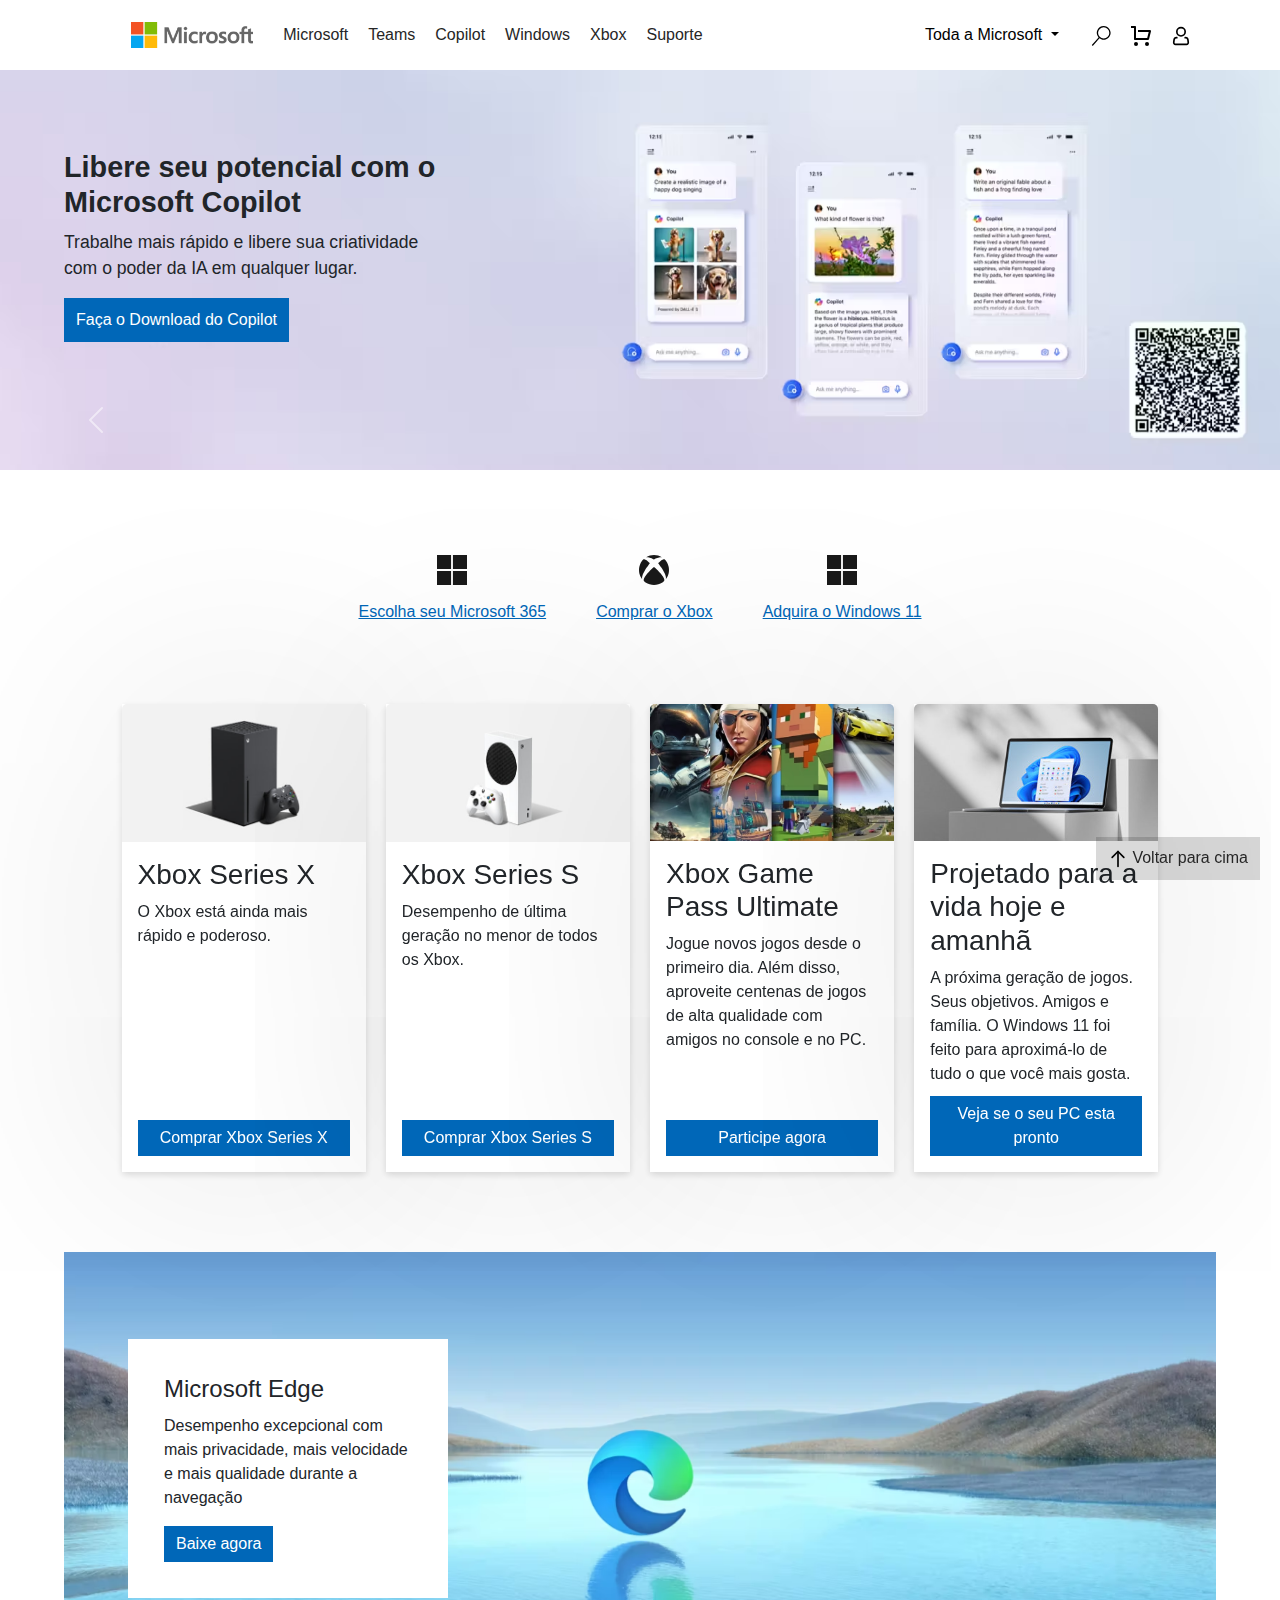
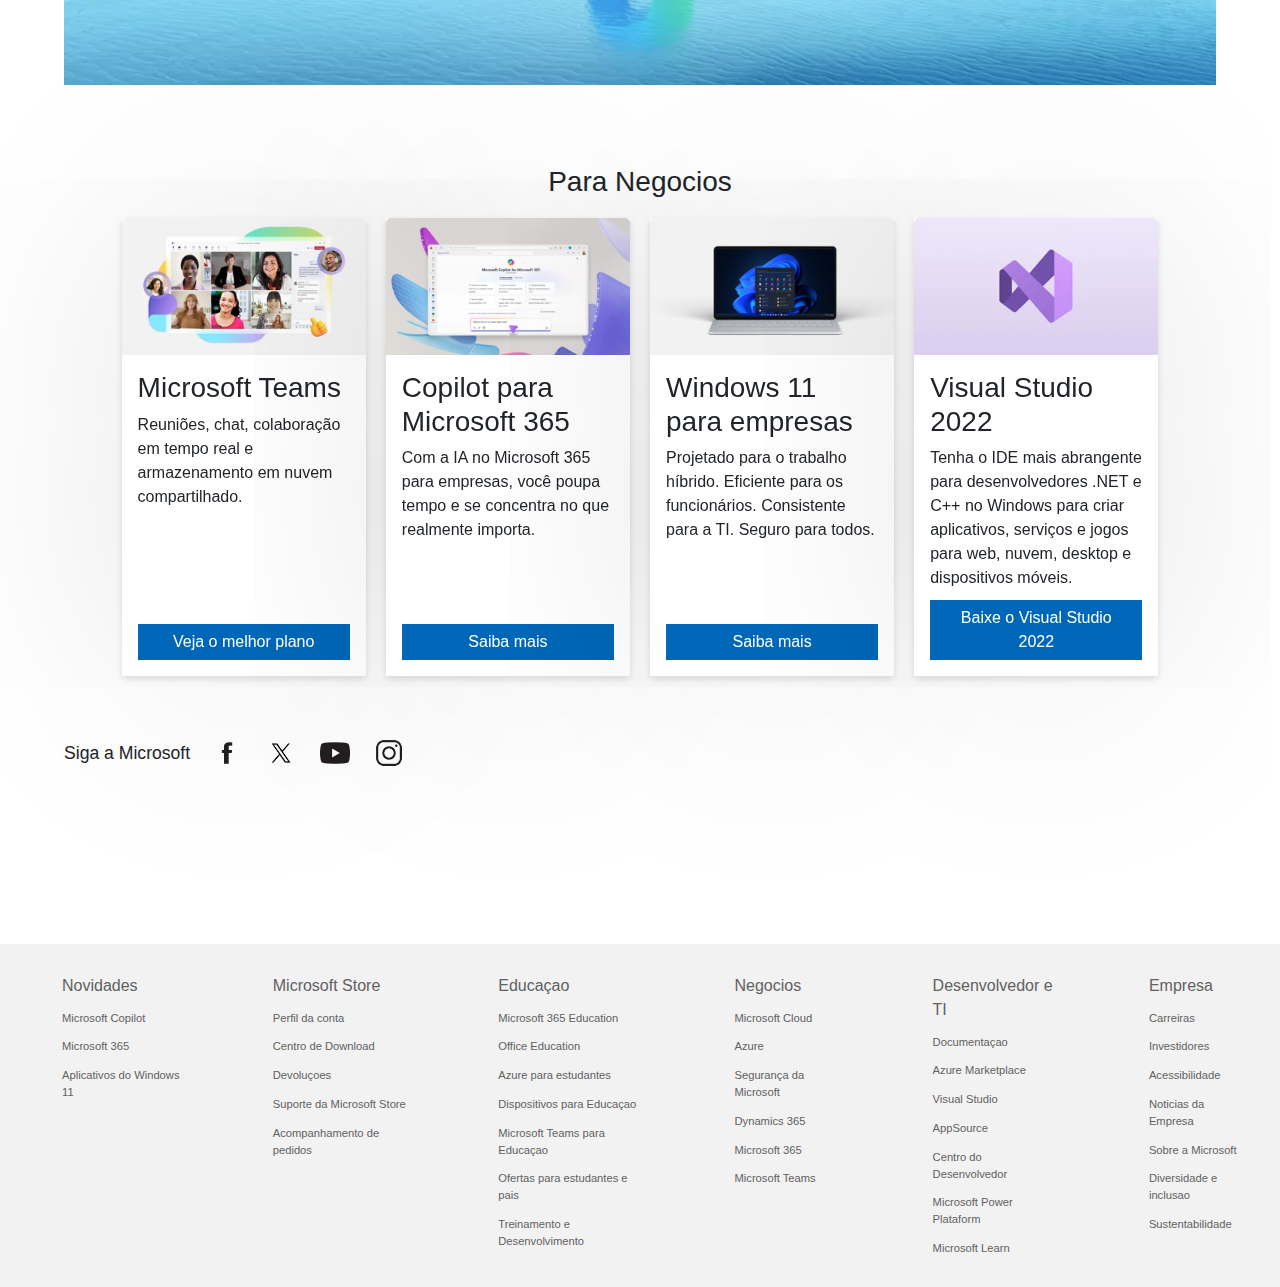
<file: microsoft devclub/index.html>
<!DOCTYPE html>
<html lang="pt-br">

<head>
    <meta charset="UTF-8">
    <meta name="viewport" content="width=device-width, initial-scale=1.0">
    <link rel="stylesheet" href="style.css">
    <link href="https://cdn.jsdelivr.net/npm/bootstrap@5.3.3/dist/css/bootstrap.min.css" rel="stylesheet" integrity="sha384-QWTKZyjpPEjISv5WaRU9OFeRpok6YctnYmDr5pNlyT2bRjXh0JMhjY6hW+ALEwIH" crossorigin="anonymous">
    <title>Microsoft DevClub</title>
</head>

<body>
    <header>
        <ul>
            <img src="assets/0_logo.png" alt="logo Microsoft">
            <li>Microsoft</li>
            <li>Teams</li>
            <li>Copilot</li>
            <li>Windows</li>
            <li>Xbox</li>
            <li>Suporte</li>
        </ul>

        <ul>
            <li><div class="dropdown">
                <button class="btn btn-secondary dropdown-toggle bg-transparent text-black border-0" type="button" data-bs-toggle="dropdown" aria-expanded="false">
                  Toda a Microsoft
                </button>
                <ul class="dropdown-menu">
                  <li><a class="dropdown-item" href="#">Option A</a></li>
                  <li><a class="dropdown-item" href="#">Option B action</a></li>
                  <li><a class="dropdown-item" href="#">Option C</a></li>
                </ul>
              </div>
            </li>
            <li><svg width="20px" height="20px" viewBox="0 0 24 24" xmlns="http://www.w3.org/2000/svg" fill="#000000">
                    <path
                        d="M15.25 0a8.25 8.25 0 0 0-6.18 13.72L1 22.88l1.12 1 8.05-9.12A8.251 8.251 0 1 0 15.25.01V0zm0 15a6.75 6.75 0 1 1 0-13.5 6.75 6.75 0 0 1 0 13.5z" />
                </svg></li>
            <li><svg fill="#000000" version="1.1" id="Layer_1" xmlns="http://www.w3.org/2000/svg"
                    xmlns:xlink="http://www.w3.org/1999/xlink" width="20px" height="20px" viewBox="0 0 20 20"
                    enable-background="new 0 0 20 20" xml:space="preserve">
                    <path d="M17,14H4c-0.6,0-1-0.4-1-1V2H0V0h4c0.6,0,1,0.4,1,1v11h11.2l1.5-6H7V4h12c0.6,0,1.1,0.6,1,1.2l-2,8C17.9,13.7,17.5,14,17,14
               z" />
                    <circle cx="5" cy="18" r="2" />
                    <circle cx="16" cy="18" r="2" />
                </svg></li>
            <li><svg width="20px" height="20px" viewBox="0 0 24 24" fill="none" xmlns="http://www.w3.org/2000/svg">
                    <circle cx="12" cy="7" r="5" stroke="#000000" stroke-width="2" />
                    <path
                        d="M17 14H17.3517C18.8646 14 20.1408 15.1266 20.3285 16.6279L20.719 19.7519C20.8682 20.9456 19.9374 22 18.7344 22H5.26556C4.06257 22 3.1318 20.9456 3.28101 19.7519L3.67151 16.6279C3.85917 15.1266 5.13538 14 6.64835 14H7"
                        stroke="#000000" stroke-width="2" stroke-linecap="round" stroke-linejoin="round" />
                </svg></li>
        </ul>
    </header>

    <!---sessao 1 - banners --->

    <section>
        <div id="carouselExample" class="carousel slide">
            <div class="carousel-inner">
              <div class="carousel-item active">
                <img src="assets/1_copilot.jpeg" class="d-block w-100" alt="..">
                <div class="carousel-content">
                    <h2>Libere seu potencial com o Microsoft Copilot</h2>
                    <p>Trabalhe mais rápido e libere sua criatividade com o poder da IA em qualquer lugar.</p>
                    <button>Faça o Download do Copilot</button>
                 </div>
              </div>

              <div class="carousel-item">
                <img src="assets/1_products.jpeg" class="d-block w-100" alt=".">

                <div class="carousel-content">
                    <h2>Maximize o dia a dia com o Microsoft 365</h2>
                    <p>Obtenha proteção online, armazenamento seguro na nuvem e aplicativos inovadores desenvolvidos para atender às suas necessidades, tudo em um único plano.</p>
                    <button>Para 1 pessoa</button>
                    <a href="#">Para ate 6 pessoas ></a>

              </div>

              </div>
              
            </div>
            <button class="carousel-control-prev" type="button" data-bs-target="#carouselExample" data-bs-slide="prev">
              <span class="carousel-control-prev-icon" aria-hidden="true"></span>
              <span class="visually-hidden">Previous</span>
            </button>
            <button class="carousel-control-next" type="button" data-bs-target="#carouselExample" data-bs-slide="next">
              <span class="carousel-control-next-icon" aria-hidden="true"></span>
              <span class="visually-hidden">Next</span>
            </button>
          </div>
    </section>

<!---sessao 2 - links --->

<section class="links">
    <div>
        <img src="assets/logo-bw.svg" alt="">
        <a href="#">Escolha seu Microsoft 365</a>
    </div>

    <div>
        <img src="assets/xbox-bw.svg" alt="">
        <a href="#">Comprar o Xbox</a>
    </div>

    <div>
        <img src="assets/logo-bw.svg" alt="">
        <a href="#">Adquira o Windows 11</a>
    </div>
</section>

<!---sessao 3 - cards --->

<section class="cards-container">

    <div class="wrapper-card">
        
        <div class="card" style="width: 18rem;">
            <img src="assets/2_xbox.jpeg" class="card-img-top" alt="...">
            <div class="card-body">
              <div>
                  <h3 class="card-title">Xbox Series X</h3>
                  <p class="card-text">O Xbox está ainda mais rápido e poderoso.</p>
              </div>
              <a href="#" class="btn btn-primary">Comprar Xbox Series X</a>
            </div>
          </div>
          <div class="card" style="width: 18rem;">
            <img src="assets/2_xbox-white.jpeg" class="card-img-top" alt="...">
            <div class="card-body">
              <div>
                  <h3 class="card-title">Xbox Series S</h3>
                  <p class="card-text">Desempenho de última geração no menor de todos os Xbox.</p>
              </div>
              <a href="#" class="btn btn-primary">Comprar Xbox Series S</a>
            </div>
          </div>
          <div class="card" style="width: 18rem;">
            <img src="assets/2_games.jpeg" class="card-img-top" alt="...">
            <div class="card-body">
              <div>
                  <h3 class="card-title">Xbox Game Pass Ultimate</h3>
                  <p class="card-text">Jogue novos jogos desde o primeiro dia. Além disso, aproveite centenas de jogos de alta qualidade com amigos no console e no PC.</p>
              </div>
              <a href="#" class="btn btn-primary">Participe agora</a>
            </div>
          </div>
          <div class="card" style="width: 18rem;">
            <img src="assets/2_notebook.jpeg" class="card-img-top" alt="...">
            <div class="card-body">
              <div>
                  <h3 class="card-title">Projetado para a vida hoje e amanhã</h3>
                  <p class="card-text">A próxima geração de jogos. Seus objetivos. Amigos e família. O Windows 11 foi feito para aproximá-lo de tudo o que você mais gosta.</p>
              </div>
              <a href="#" class="btn btn-primary">Veja se o seu PC esta pronto</a>
            </div>
          </div>
    </div>
</section>

<!---sessao 4 - banner edge --->

<section class="banner">
    <img src="assets/3_edge.jpeg" alt="">
    <div class="card" style="width: 20rem;">
      
      <div class="card-body">
        <h5 class="card-title">Microsoft Edge</h5>
        <p class="card-text">Desempenho excepcional com mais privacidade, mais velocidade e mais qualidade durante a navegação</p>
        <a href="#" class="btn btn-primary">Baixe agora</a>
      </div>
    </div>

</section>

<!---sessao 5 - cards II --->

<div>
  <h3 class="title-business">Para Negocios</h3>
</div>

<section class="cards-container">

  <div class="wrapper-card">
      
      <div class="card" style="width: 18rem;">
          <img src="assets/4_teams.jpeg" class="card-img-top" alt="...">
          <div class="card-body">
            <div>
                <h3 class="card-title">Microsoft Teams</h3>
                <p class="card-text">Reuniões, chat, colaboração em tempo real e armazenamento em nuvem compartilhado.</p>
            </div>
            <a href="#" class="btn btn-primary">Veja o melhor plano</a>
          </div>
        </div>
        <div class="card" style="width: 18rem;">
          <img src="assets/4_copilot.jpeg" class="card-img-top" alt="...">
          <div class="card-body">
            <div>
                <h3 class="card-title">Copilot para Microsoft 365</h3>
                <p class="card-text">Com a IA no Microsoft 365 para empresas, você poupa tempo e se concentra no que realmente importa.</p>
            </div>
            <a href="#" class="btn btn-primary">Saiba mais</a>
          </div>
        </div>
        <div class="card" style="width: 18rem;">
          <img src="assets/4_enterprise.jpeg" class="card-img-top" alt="...">
          <div class="card-body">
            <div>
                <h3 class="card-title">Windows 11 para empresas</h3>
                <p class="card-text">Projetado para o trabalho híbrido. Eficiente para os funcionários. Consistente para a TI. Seguro para todos.</p>
            </div>
            <a href="#" class="btn btn-primary">Saiba mais</a>
          </div>
        </div>
        <div class="card" style="width: 18rem;">
          <img src="assets/4_visual_studio.jpeg" class="card-img-top" alt="...">
          <div class="card-body">
            <div>
                <h3 class="card-title">Visual Studio 2022</h3>
                <p class="card-text">Tenha o IDE mais abrangente para desenvolvedores .NET e C++ no Windows para criar aplicativos, serviços e jogos para web, nuvem, desktop e dispositivos móveis.</p>
            </div>
            <a href="#" class="btn btn-primary">Baixe o Visual Studio 2022</a>
          </div>
        </div>
  </div>
</section>

<!---sessao 6 - social media --->

<section class="social-media">

  <div>
    <ul>
      <li>
        <p>Siga a Microsoft</p>
      </li>
      <li>
        <img src="assets/5_facebook.jpeg" alt="">
      </li>
      <li>
        <img src="assets/5_twitter.jpeg" alt="">
      </li>
      <li>
        <img src="assets/5_youtube.jpeg" alt="">
      </li>
      <li>
        <img src="assets/5_insta.jpeg" alt="">
      </li>
    </ul>
  </div>

</section>

<div class="btn-start">
    <a href="#">
      <svg fill="#000000" width="20px" height="20px" viewBox="0 0 24 24" id="up" data-name="Flat Line" xmlns="http://www.w3.org/2000/svg" class="icon flat-line"><line id="primary" x1="12" y1="3" x2="12" y2="21" style="fill: none; stroke: rgb(0, 0, 0); stroke-linecap: round; stroke-linejoin: round; stroke-width: 2;"></line><polyline id="primary-2" data-name="primary" points="5 10 12 3 19 10" style="fill: none; stroke: rgb(0, 0, 0); stroke-linecap: round; stroke-linejoin: round; stroke-width: 2;"></polyline></svg>
      Voltar para cima
    </a>
</div>

<footer>

  <ul>
    <li class="bold">Novidades</li>
    <li>Microsoft Copilot</li>
    <li>Microsoft 365</li>
    <li>Aplicativos do Windows 11</li>
  </ul>

  <ul>
    <li class="bold">Microsoft Store</li>
    <li>Perfil da conta</li>
    <li>Centro de Download</li>
    <li>Devoluçoes</li>
    <li>Suporte da Microsoft Store</li>
    <li>Acompanhamento  de pedidos</li>
  </ul>

  <ul>
    <li class="bold">Educaçao</li>
    <li>Microsoft 365 Education</li>
    <li>Office Education</li>
    <li>Azure para estudantes</li>
    <li>Dispositivos para Educaçao</li>
    <li>Microsoft Teams para Educaçao</li>
    <li>Ofertas para estudantes e pais</li>
    <li>Treinamento e Desenvolvimento</li>
  </ul>

    <ul>
      <li class="bold">Negocios</li>
      <li>Microsoft Cloud</li>
      <li>Azure</li>
      <li>Segurança da Microsoft</li>
      <li>Dynamics  365</li>
      <li>Microsoft 365</li>
      <li>Microsoft Teams</li>
    </ul>

    <ul>
      <li class="bold">Desenvolvedor e TI</li>
      <li>Documentaçao</li>
      <li>Azure Marketplace</li>
      <li>Visual Studio </li>
      <li>AppSource</li>
      <li>Centro do Desenvolvedor</li>
      <li>Microsoft Power Plataform</li>
      <li>Microsoft Learn</li>
    </ul>

    <ul>
      <li class="bold" >Empresa</li>
      <li>Carreiras</li>
      <li>Investidores</li>
      <li>Acessibilidade</li>
      <li>Noticias da Empresa</li>
      <li>Sobre a Microsoft</li>
      <li>Diversidade e inclusao</li>
      <li>Sustentabilidade</li>
    </ul>

</footer>

    <script src="https://cdn.jsdelivr.net/npm/bootstrap@5.3.3/dist/js/bootstrap.bundle.min.js" integrity="sha384-YvpcrYf0tY3lHB60NNkmXc5s9fDVZLESaAA55NDzOxhy9GkcIdslK1eN7N6jIeHz" crossorigin="anonymous"></script>
</body>

</html>
</file>
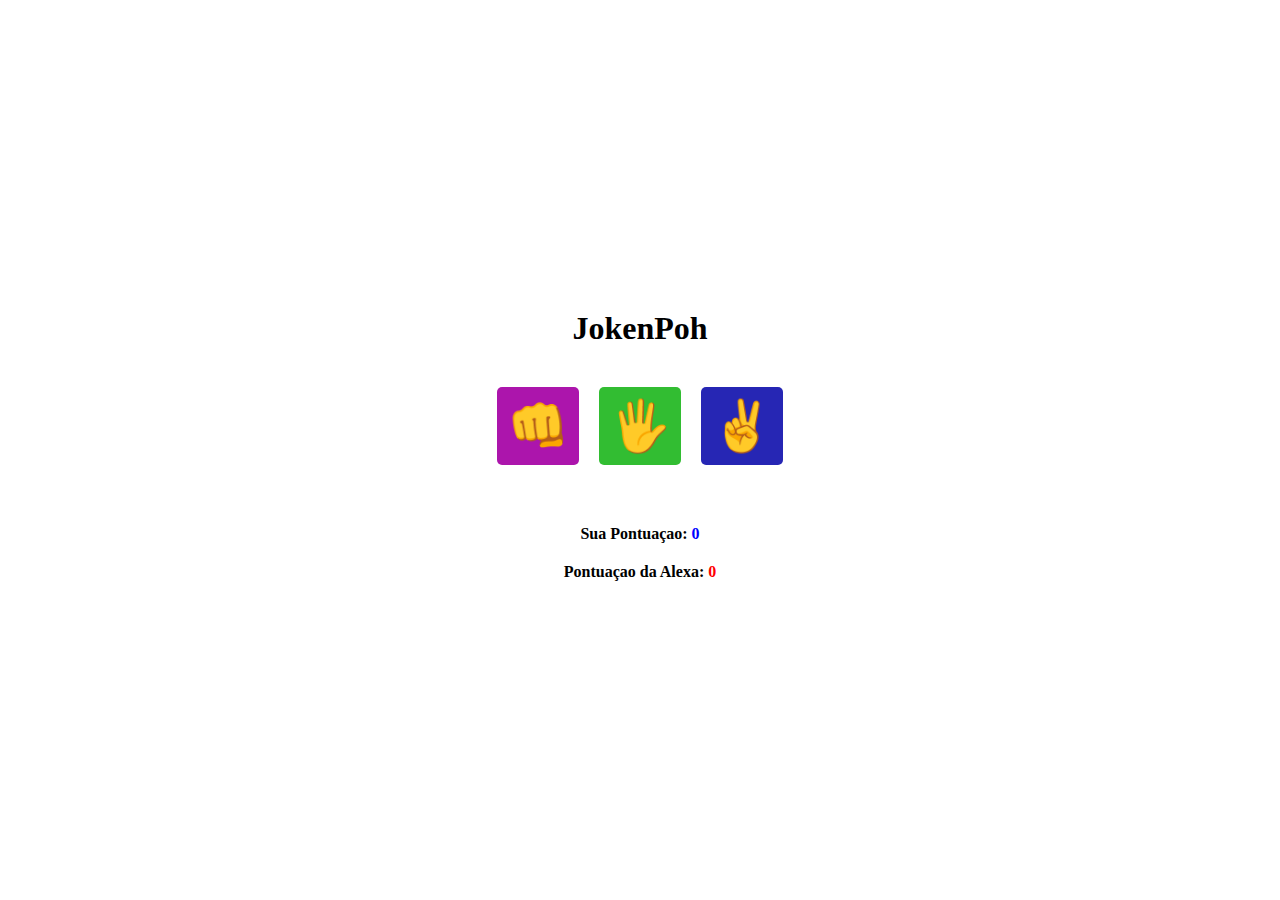
<file: joken-poh/jokenpoh.html>
<!DOCTYPE html>
<html lang="pt-br">
<head>
    <meta charset="UTF-8">
    <meta name="viewport" content="width=device-width, initial-scale=1.0">
    <title>DevClub Jokenpoh</title>
    <link rel="stylesheet" href="style.css">

</head>
<body>
    <div class="conteiner">
        <h1>JokenPoh</h1>
            <div class="buttons">
    
                <button id="rock" onclick="playHuman('rock')">&#x1F44A;</button>
                <button id="paper" onclick="playHuman('paper')">&#x1F590;</button>
                <button id="scissors" onclick="playHuman('scissors')">&#x270C;</button>
            </div>

            <p class="result"></p>

            <p class="your-score">Sua Pontuaçao: <span id="human-score">0</span></p>
            <p class="machine-score">Pontuaçao da Alexa: <span id="machine-score">0</span></p>
    </div>

    <script src="jokenpo.js"></script>
</body>

</html>
</file>
<file: microsoft devclub/style.css>
*{
    margin: 0;
    padding: 0;
    box-sizing: border-box;
    font-family: 'Segoe UI', Tahoma, Geneva, Verdana, sans-serif;
    list-style: none;
    
}

header {
    display: flex;
    align-items: center;
    justify-content: space-around;
    height: 70px;

    img {
        height: 26px;
        margin: 16px 10px;
  
    }

    ul {
        display: flex;
        align-items: center;
        gap: 20px;
        margin: 0;
    }

    li {
        cursor: pointer;
        color: #262626;
        
    }
}

.carousel-content {
    position: absolute;
    top: 80px;
    width: 30%;
    margin-left: 5%;
        
    h2 {
        font-size: 1.8rem;
        font-weight: 600;
        margin-bottom: 10px;
    }

    p {
        font-size: 1.1rem;
    }

    a {
        font-weight: 600;
        color: black;
        text-decoration: none;
        margin-left: 10px;
    }

    a:hover {
        text-decoration: underline;
    }

    button {
        background-color: #0067b8;
        color: #fff;
        font-weight: 500;
        padding: 10px 12px;
        border: none;
    }

}

.slide {
    .carousel-control-prev, .carousel-control-next {
        top: 300px;
    }
}

.links {
    display: flex;
    gap: 50px;
    align-items: center;
    justify-content: center;
    width: 100%;
    margin: 80px 0px;

    div {
        display: flex;
        flex-direction: column;
        align-items: center;
        gap: 10px;
    }

    img {
        height: 40px;
    }

    a {
        color: #0067b8;
        font-size: 1rem;
        font-weight: 500;
    }
}

.cards-container {
    display: flex;
    align-items: center;
    justify-content: center;
    padding: 0 5%;
  
   
    .wrapper-card {
        display: flex;
        gap: 20px;
        justify-content: space-between;
        width:90% ;
        max-width: 1500px;
       

        .card {
            flex-grow: 1;
            border-radius: 0;
            border: none;
            box-shadow: 0 .1875rem .4375rem 0 rgba(0, 0, 0, .13),0 .0625rem 125rem 0 rgba(0, 0, 0, .11);

         .card-body {
            display: flex;
            flex-direction: column;
            justify-content: space-between;

            .card-text {
                margin-bottom: 10px;
            }
         }
        }
 
    }

}

.btn.btn-primary {
    border: none;
    border-radius: 0;
    background-color: #0067b8;
}

.banner {
    padding: 0 5%;
    display: flex;
    flex-direction: column;
    justify-content: center;
    align-items: center;
    margin: 80px 0;

    img {
        width: 100%;
        max-width: 1500px;
    }

    .card {
        position: absolute;
        left: 10%;
        border-radius: 0;
        border: none;
        padding: 20px;
    }

    h5 {
        font-size: 1.5rem;
        margin-bottom: 10px;
    }
}

.title-business {
        width: 100%;
        display: flex;
        justify-content: center;
        padding: 0 5%;
        margin-bottom: 20px;

        div {
            width: 100%;
            max-width: 1500px;

            h3 {
                font-size: 2.4rem;
                font-weight: 600;
            }
        }
}

.social-media {
    width: 100%;
    display: flex;
    justify-content: center;
    padding: 0 5%;
    margin-bottom: 20px;
  
   div {
    width: 100%;
    max-width: 1500px;

    ul {
        display: flex;
        align-items: center;
        padding: 0;
        margin: 60px 0;
        gap: 20px;

        li {
            cursor: pointer;
        }

        p {
            margin: 0;
            font-size: 1.1rem;
        }

        img {
            width: 34px;
        }
    }
   }
}

.btn-start {
    display: flex;
    justify-content: flex-end;
    padding-right: 20px;
    position: sticky;
    bottom: 20px;

    a {
        cursor: pointer;
        padding: 0.6rem 0.75rem;
        background: linear-gradient(rgba(0,0,0,.15),rgba(0,0,0,.15));
        text-decoration: none;
        color: #262626;
        font-weight: 500;
    }
}

footer {
    display: flex;
    background-color: #f2f2f2;
    margin-top: 50px;

   ul {
    margin: 30px;
    display: flex;
    flex-direction: column;
    gap: 12px;
   }

    ul .bold {
        font-size: 1rem;
        font-weight: 500;
    }

    li {
        font-size: 0.7rem;
        color: #616161;
        cursor: pointer;
    }
}
</file>
<file: joken-poh/style.css>
*{
    margin:  0;
    padding: 0;
    box-sizing: border-box;
}

body {
    background: url(https://picsum.photos/1600/900);
    background-size: cover;
    display: flex;
    justify-content: center;
    align-items: center;
    min-height: 100vh;
}

.conteiner {
    background-color: #fff;
    padding: 20px;
    border-radius: 10px;
    display: flex;
    flex-direction: column;
    gap: 10px;
    justify-content: center;
    align-items: center;
}

button {
    padding: 10px;
    font-size: 50px;
    cursor: pointer;
    border: none;
    border-radius: 5px;
    margin-bottom: 30px;
    transition: opacity 0.5s ease-in-out;
}

button:hover {
    opacity: 0.7;   
}

.buttons {
    margin-top: 30px;
    display: flex;
    gap: 20px;
}

#rock {
    background-color: rgb(172, 21, 172);
}

#paper {
    background-color: rgb(50, 189, 50);
}

#scissors {
    background-color: rgb(38, 38, 180);
    
}

p {
    font-weight: bold;
    margin-bottom: 10px;
}

.your-score span {
    color: blue;
}

.machine-score span {
    color: red;
}
</file>
